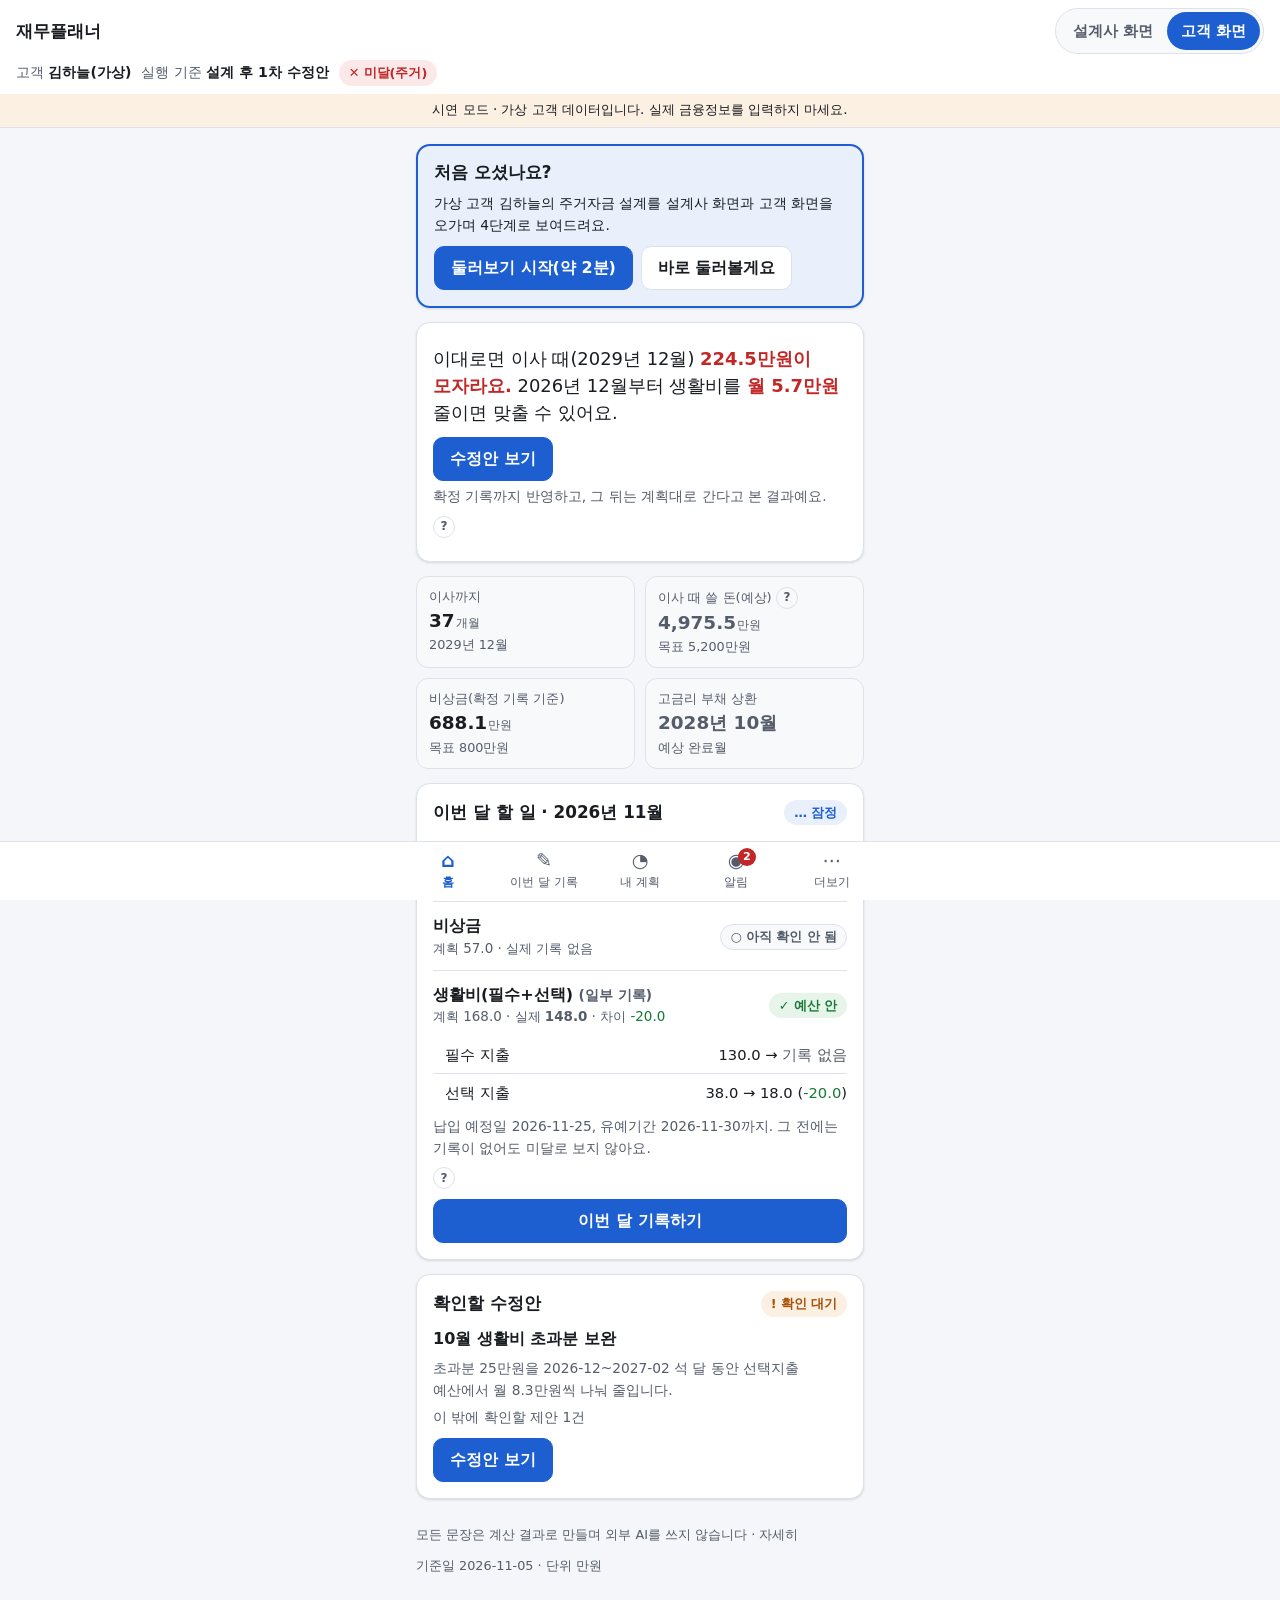
<file: index.html>
<!doctype html>
<html lang="ko">
<head>
  <meta charset="utf-8">
  <meta name="viewport" content="width=device-width, initial-scale=1, viewport-fit=cover">
  <title>재무플래너</title>
  <meta name="description" content="설계사가 주거자금 계획을 제시하고 고객이 선택한 뒤 매달 실행을 기록·점검하는 재무설계 앱(시연용, 가상 데이터)">
  <meta name="theme-color" content="#1d5fd1">
  <link rel="stylesheet" href="style.css">
  <link rel="icon" href="icons/icon-192.png" type="image/png">
  <link rel="apple-touch-icon" href="icons/apple-touch-icon.png">
  <script>
    // 웹 주소(http/https)로 열 때만 설치 정보를 붙인다. 파일로 열면(file://) 브라우저가 읽지 못해 오류만 남기 때문.
    if (/^https?:$/.test(location.protocol)) {
      var m = document.createElement('link'); m.rel = 'manifest'; m.href = 'manifest.webmanifest'; document.head.appendChild(m);
    }
  </script>
</head>
<body>
  <a class="sr-only" href="#main">본문으로 건너뛰기</a>
  <div id="app">
    <main class="customer-main" aria-busy="true">
      <div class="card"><div class="skeleton" style="width:60%"></div><div class="skeleton"></div><div class="skeleton" style="width:80%"></div></div>
      <div class="card"><div class="skeleton"></div><div class="skeleton" style="width:70%"></div></div>
      <noscript><p>이 앱은 자바스크립트가 필요합니다. 브라우저 설정에서 켜 주세요.</p></noscript>
    </main>
  </div>
  <div id="toast" class="toast-wrap" aria-live="polite"></div>

  <!-- 계산(순수 함수) — 순서 중요 -->
  <script src="src/dates.js"></script>
  <script src="src/format.js"></script>
  <script src="data/policies.js"></script>
  <script src="src/policy.js"></script>
  <script src="src/judge.js"></script>
  <script src="src/engine.js"></script>
  <script src="src/metrics.js"></script>
  <script src="src/validate.js"></script>
  <script src="src/scenarios.js"></script>
  <script src="src/solver.js"></script>
  <script src="src/risk.js"></script>
  <script src="data/demo.js"></script>
  <script src="src/store.js"></script>
  <script src="src/tracking.js"></script>
  <script src="src/alerts.js"></script>
  <script src="src/csv.js"></script>
  <script src="src/proposals.js"></script>
  <script src="tests/cases.js"></script>
  <!-- 화면 -->
  <script src="src/ui/components.js"></script>
  <script src="src/ui/chart.js"></script>
  <script src="src/ui/customer-home.js"></script>
  <script src="src/ui/customer-record.js"></script>
  <script src="src/ui/customer-plan.js"></script>
  <script src="src/ui/customer-alerts.js"></script>
  <script src="src/ui/customer-more.js"></script>
  <script src="src/ui/planner-shell.js"></script>
  <script src="src/ui/planner-diagnosis.js"></script>
  <script src="src/ui/planner-design.js"></script>
  <script src="src/ui/planner-review.js"></script>
  <script src="src/ui/tour.js"></script>
  <script src="src/ui/app.js"></script>
</body>
</html>
</file>
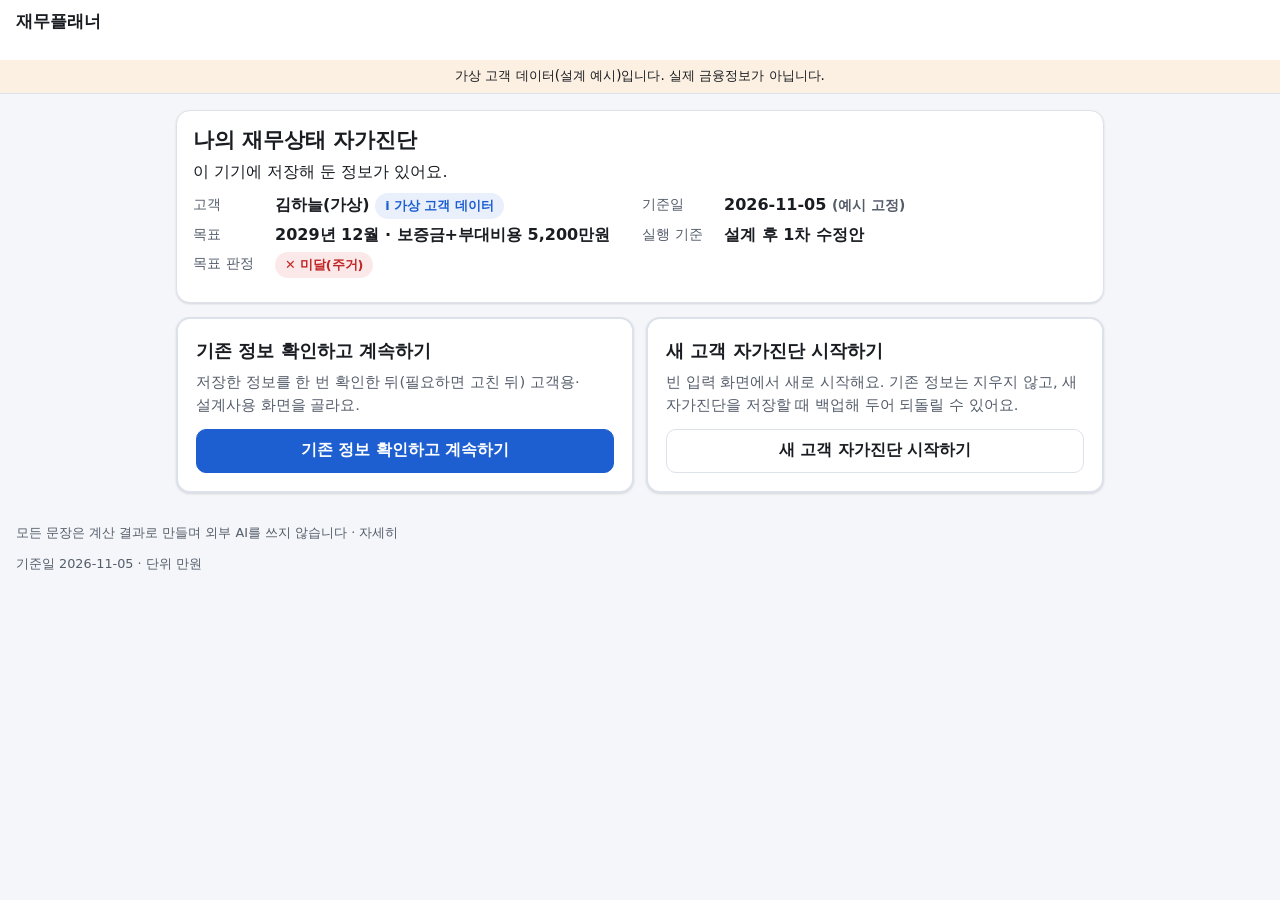
<file: Home-planner_v6/index.html>
<!doctype html>
<html lang="ko">
<head>
  <meta charset="utf-8">
  <meta name="viewport" content="width=device-width, initial-scale=1, viewport-fit=cover">
  <title>재무플래너</title>
  <meta name="description" content="설계사가 주거자금 계획을 제시하고 고객이 선택한 뒤 매달 실행을 기록·점검하는 재무설계 앱(시연용, 가상 데이터)">
  <meta name="theme-color" content="#1d5fd1">
  <link rel="stylesheet" href="style.css?v=5">
  <link rel="icon" href="icons/icon-192.png" type="image/png">
  <link rel="apple-touch-icon" href="icons/apple-touch-icon.png">
  <script>
    // 웹 주소(http/https)로 열 때만 설치 정보를 붙인다. 파일로 열면(file://) 브라우저가 읽지 못해 오류만 남기 때문.
    if (/^https?:$/.test(location.protocol)) {
      var m = document.createElement('link'); m.rel = 'manifest'; m.href = 'manifest.webmanifest'; document.head.appendChild(m);
    }
  </script>
</head>
<body>
  <a class="sr-only" href="#main">본문으로 건너뛰기</a>
  <div id="app">
    <main class="customer-main" aria-busy="true">
      <div class="card"><div class="skeleton" style="width:60%"></div><div class="skeleton"></div><div class="skeleton" style="width:80%"></div></div>
      <div class="card"><div class="skeleton"></div><div class="skeleton" style="width:70%"></div></div>
      <noscript><p>이 앱은 자바스크립트가 필요합니다. 브라우저 설정에서 켜 주세요.</p></noscript>
    </main>
  </div>
  <div id="toast" class="toast-wrap" aria-live="polite"></div>

  <!-- 계산(순수 함수) — 순서 중요 -->
  <script src="src/dates.js?v=5"></script>
  <script src="src/format.js?v=5"></script>
  <script src="data/policies.js?v=5"></script>
  <script src="data/products.js?v=5"></script>
  <script src="src/policy.js?v=5"></script>
  <script src="src/judge.js?v=5"></script>
  <script src="src/engine.js?v=5"></script>
  <script src="src/metrics.js?v=5"></script>
  <script src="src/validate.js?v=5"></script>
  <script src="src/scenarios.js?v=5"></script>
  <script src="src/solver.js?v=5"></script>
  <script src="src/risk.js?v=5"></script>
  <script src="data/demo.js?v=5"></script>
  <script src="src/intake.js?v=5"></script>
  <script src="src/store.js?v=5"></script>
  <script src="src/tracking.js?v=5"></script>
  <script src="src/alerts.js?v=5"></script>
  <script src="src/csv.js?v=5"></script>
  <script src="src/proposals.js?v=5"></script>
  <script src="src/models.js?v=5"></script>
  <script src="tests/cases.js?v=5"></script>
  <!-- 화면 -->
  <script src="src/ui/components.js?v=5"></script>
  <script src="src/ui/chart.js?v=5"></script>
  <script src="src/ui/customer-home.js?v=5"></script>
  <script src="src/ui/customer-record.js?v=5"></script>
  <script src="src/ui/customer-plan.js?v=5"></script>
  <script src="src/ui/customer-alerts.js?v=5"></script>
  <script src="src/ui/customer-more.js?v=5"></script>
  <script src="src/ui/planner-shell.js?v=5"></script>
  <script src="src/ui/planner-diagnosis.js?v=5"></script>
  <script src="src/ui/planner-design.js?v=5"></script>
  <script src="src/ui/planner-review.js?v=5"></script>
  <script src="src/ui/planner-case.js?v=5"></script>
  <script src="src/ui/tour.js?v=5"></script>
  <script src="src/ui/intake.js?v=5"></script>
  <script src="src/ui/app.js?v=5"></script>
</body>
</html>
</file>
<file: style.css>
/* 재무플래너 — 강조색 1개(파랑) + 상태색 3개(초록·주황·빨강). 상태는 색 + 아이콘 + 글자로 함께 표시. */
:root {
  --bg: #f4f6f9;
  --surface: #ffffff;
  --surface-2: #f8f9fb;
  --text: #191c21;
  --muted: #555d6b;
  --faint: #8a93a3;
  --border: #dde2ea;
  --accent: #1d5fd1;
  --accent-bg: #e9f0fc;
  --on-accent: #ffffff;
  --ok: #1a7a35;
  --ok-bg: #e7f4ea;
  --warn: #a8510a;
  --warn-bg: #fcf0e2;
  --bad: #c22727;
  --bad-bg: #fbe9e9;
  --info: #1d5fd1;
  --info-bg: #e9f0fc;
  --shadow: 0 1px 2px rgba(16, 24, 40, 0.06), 0 1px 3px rgba(16, 24, 40, 0.08);
  --radius: 14px;
  --chart-before: #8a93a3;
  --chart-plan: #1d5fd1;
  --chart-actual: #191c21;
  --chart-trend: #c76a12;
  --chart-target: #1a7a35;
  color-scheme: light;
}

@media (prefers-color-scheme: dark) {
  :root:not([data-theme="light"]) {
    --bg: #101317;
    --surface: #1a1e25;
    --surface-2: #20252d;
    --text: #e9ebef;
    --muted: #aab2bf;
    --faint: #7d8696;
    --border: #2d333d;
    --accent: #77a8ff;
    --accent-bg: #1b2a44;
    --on-accent: #0b1220;
    --ok: #5cc879;
    --ok-bg: #16301f;
    --warn: #f2a65a;
    --warn-bg: #3a2814;
    --bad: #ff7b7b;
    --bad-bg: #3d1a1a;
    --info: #77a8ff;
    --info-bg: #1b2a44;
    --shadow: none;
    --chart-before: #7d8696;
    --chart-plan: #77a8ff;
    --chart-actual: #e9ebef;
    --chart-trend: #f2a65a;
    --chart-target: #5cc879;
    color-scheme: dark;
  }
}
:root[data-theme="dark"] {
  --bg: #101317; --surface: #1a1e25; --surface-2: #20252d; --text: #e9ebef; --muted: #aab2bf; --faint: #7d8696;
  --border: #2d333d; --accent: #77a8ff; --accent-bg: #1b2a44; --on-accent: #0b1220;
  --ok: #5cc879; --ok-bg: #16301f; --warn: #f2a65a; --warn-bg: #3a2814; --bad: #ff7b7b; --bad-bg: #3d1a1a;
  --info: #77a8ff; --info-bg: #1b2a44; --shadow: none;
  --chart-before: #7d8696; --chart-plan: #77a8ff; --chart-actual: #e9ebef; --chart-trend: #f2a65a; --chart-target: #5cc879;
  color-scheme: dark;
}

* { box-sizing: border-box; }
html { -webkit-text-size-adjust: 100%; }
body {
  margin: 0;
  background: var(--bg);
  color: var(--text);
  font: 16px/1.55 -apple-system, BlinkMacSystemFont, "Apple SD Gothic Neo", "Malgun Gothic", "Noto Sans KR", system-ui, sans-serif;
  word-break: keep-all;
  overflow-wrap: anywhere;
}
h1, h2, h3 { line-height: 1.3; margin: 0; }
h2 { font-size: 1.05rem; }
h3 { font-size: 0.98rem; }
p { margin: 0.4em 0; }
small, .small { font-size: 0.86rem; }
.muted { color: var(--muted); }
.est { color: var(--muted); }          /* 예상 값 */
.fixed-val { font-weight: 700; }       /* 확정 값 */
.num { font-variant-numeric: tabular-nums; white-space: nowrap; }
.sr-only { position: absolute; width: 1px; height: 1px; overflow: hidden; clip: rect(0 0 0 0); white-space: nowrap; }
a { color: var(--accent); }
:focus-visible { outline: 3px solid var(--accent); outline-offset: 2px; border-radius: 6px; }

/* ---------- 상단 ---------- */
.topbar {
  position: sticky; top: 0; z-index: 20;
  background: var(--surface); border-bottom: 1px solid var(--border);
}
.topbar-inner { max-width: 1280px; margin: 0 auto; padding: 8px 16px; display: flex; flex-wrap: wrap; gap: 6px 12px; align-items: center; }
.brand { font-weight: 800; font-size: 1.05rem; margin-right: auto; }
.seg { display: inline-flex; background: var(--surface-2); border: 1px solid var(--border); border-radius: 999px; padding: 3px; }
.seg button {
  min-height: 38px; padding: 0 14px; border: 0; border-radius: 999px; background: transparent;
  color: var(--muted); font: inherit; font-size: 0.92rem; font-weight: 600; cursor: pointer;
}
.seg button[aria-pressed="true"] { background: var(--accent); color: var(--on-accent); }
.context-line { width: 100%; display: flex; flex-wrap: wrap; gap: 4px 10px; align-items: center; font-size: 0.88rem; color: var(--muted); }
.context-line strong { color: var(--text); }
.demo-note { background: var(--warn-bg); color: var(--text); font-size: 0.84rem; padding: 6px 16px; text-align: center; }
/* 고객 화면(모바일)은 하단 탭이 있으므로 상단을 고정하지 않아 본문 공간을 확보 */
.customer-view .topbar { position: static; }

/* ---------- 고객 화면 레이아웃 ---------- */
.customer-main { max-width: 480px; margin: 0 auto; padding: 16px 16px 104px; display: grid; gap: 14px; }
.tabbar {
  position: fixed; left: 0; right: 0; bottom: 0; z-index: 30;
  background: var(--surface); border-top: 1px solid var(--border);
  padding-bottom: env(safe-area-inset-bottom);
}
.tabbar-inner { max-width: 480px; margin: 0 auto; display: grid; grid-template-columns: repeat(5, 1fr); }
.tabbar button {
  min-height: 58px; border: 0; background: transparent; color: var(--muted); font: inherit; font-size: 0.78rem;
  display: flex; flex-direction: column; align-items: center; justify-content: center; gap: 2px; cursor: pointer; position: relative;
}
.tabbar button .ico { font-size: 1.2rem; line-height: 1; }
.tabbar button[aria-current="page"] { color: var(--accent); font-weight: 700; }
.tabbar .dot {
  position: absolute; top: 6px; right: calc(50% - 20px); min-width: 18px; height: 18px; padding: 0 5px;
  border-radius: 9px; background: var(--bad); color: #fff; font-size: 0.7rem; line-height: 18px; font-weight: 700;
}

/* ---------- 카드·숫자 ---------- */
.card { background: var(--surface); border: 1px solid var(--border); border-radius: var(--radius); padding: 16px; box-shadow: var(--shadow); }
.card > h2 { margin-bottom: 10px; display: flex; align-items: center; gap: 6px; }
.card-head { display: flex; justify-content: space-between; align-items: center; gap: 8px; margin-bottom: 10px; }
.conclusion { font-size: 1.12rem; line-height: 1.5; }
.conclusion strong { color: var(--bad); }
.conclusion.ok strong { color: var(--ok); }
.kpis { display: grid; grid-template-columns: repeat(2, minmax(0, 1fr)); gap: 10px; }
.kpi { background: var(--surface-2); border: 1px solid var(--border); border-radius: 12px; padding: 10px 12px; min-width: 0; }
.kpi .label { font-size: 0.82rem; color: var(--muted); }
.kpi .value { font-size: 1.15rem; font-weight: 700; }
.kpi .value small { font-size: 0.78rem; font-weight: 500; color: var(--muted); margin-left: 1px; }
.kpi .sub { font-size: 0.8rem; color: var(--muted); }

/* ---------- 배지 ---------- */
.badge {
  display: inline-flex; align-items: center; gap: 4px; padding: 2px 9px; border-radius: 999px;
  font-size: 0.8rem; font-weight: 700; white-space: nowrap; border: 1px solid transparent;
}
.b-ok { background: var(--ok-bg); color: var(--ok); }
.b-warn { background: var(--warn-bg); color: var(--warn); }
.b-bad { background: var(--bad-bg); color: var(--bad); }
.b-info { background: var(--info-bg); color: var(--info); }
.b-muted { background: var(--surface-2); color: var(--muted); border-color: var(--border); }
.up { color: var(--ok); }
.down { color: var(--bad); }

/* ---------- 목록 ---------- */
.rows { list-style: none; margin: 0; padding: 0; display: grid; gap: 2px; }
.rows > li { display: flex; align-items: center; justify-content: space-between; gap: 10px; padding: 10px 0; border-bottom: 1px solid var(--border); }
.rows > li:last-child { border-bottom: 0; }
.row-main { min-width: 0; }
.row-main .t { font-weight: 600; }
.row-main .s { font-size: 0.84rem; color: var(--muted); }
.row-side { text-align: right; flex-shrink: 0; }
.rows.sub > li { padding: 6px 0 6px 12px; font-size: 0.92rem; }

/* ---------- 버튼·입력 ---------- */
.btn {
  min-height: 44px; padding: 0 16px; border-radius: 10px; border: 1px solid var(--border);
  background: var(--surface); color: var(--text); font: inherit; font-weight: 600; cursor: pointer;
  display: inline-flex; align-items: center; justify-content: center; gap: 6px; text-decoration: none;
}
.btn:hover { border-color: var(--accent); }
.btn-primary { background: var(--accent); border-color: var(--accent); color: var(--on-accent); }
.btn-danger { color: var(--bad); border-color: var(--bad); }
.btn-block { width: 100%; }
.btn-sm { min-height: 36px; padding: 0 12px; font-size: 0.88rem; }
.btn[disabled] { opacity: 0.5; cursor: not-allowed; }
.btn-row { display: flex; flex-wrap: wrap; gap: 8px; margin-top: 10px; }
.link-btn { background: none; border: 0; color: var(--accent); font: inherit; font-weight: 600; cursor: pointer; padding: 0; min-height: 44px; }

.field { display: grid; gap: 4px; margin-bottom: 12px; }
.field label, .field .label { font-size: 0.9rem; font-weight: 600; }
.field .hint { font-size: 0.8rem; color: var(--muted); }
input[type="text"], input[type="number"], input[type="month"], input[type="time"], select, textarea {
  width: 100%; min-height: 44px; padding: 8px 12px; border: 1px solid var(--border); border-radius: 10px;
  background: var(--surface); color: var(--text); font: inherit;
}
input:focus, select:focus { border-color: var(--accent); outline: none; box-shadow: 0 0 0 3px var(--accent-bg); }
.grid-2 { display: grid; grid-template-columns: repeat(2, minmax(0, 1fr)); gap: 0 10px; }
.choice { display: flex; align-items: center; gap: 8px; min-height: 44px; cursor: pointer; }
.choice input { width: 20px; height: 20px; accent-color: var(--accent); }
fieldset { border: 0; padding: 0; margin: 0 0 12px; }
legend { font-weight: 600; font-size: 0.9rem; margin-bottom: 4px; padding: 0; }

/* ---------- 접기·도움말 ---------- */
details.fold { border-top: 1px solid var(--border); margin-top: 12px; padding-top: 4px; }
details.fold > summary { min-height: 44px; display: flex; align-items: center; cursor: pointer; font-weight: 600; color: var(--accent); list-style: none; }
details.fold > summary::-webkit-details-marker { display: none; }
details.fold > summary::before { content: "▸"; margin-right: 6px; transition: transform .15s; }
details.fold[open] > summary::before { transform: rotate(90deg); }
details.help { display: inline-block; position: relative; vertical-align: middle; }
details.help > summary {
  list-style: none; cursor: pointer; width: 22px; height: 22px; border-radius: 50%; border: 1px solid var(--border);
  display: inline-flex; align-items: center; justify-content: center; font-size: 0.75rem; font-weight: 700; color: var(--muted);
}
details.help > summary::-webkit-details-marker { display: none; }
details.help > div {
  position: absolute; z-index: 40; top: 28px; left: -100px; width: 240px; padding: 10px 12px; border-radius: 10px;
  background: var(--surface); border: 1px solid var(--border); box-shadow: 0 6px 20px rgba(0,0,0,.15);
  font-size: 0.85rem; font-weight: 400; color: var(--text);
}

/* ---------- 알림·상태 화면 ---------- */
.notice { border-radius: 12px; padding: 10px 12px; font-size: 0.9rem; display: flex; gap: 8px; align-items: flex-start; }
.notice.warn { background: var(--warn-bg); }
.notice.bad { background: var(--bad-bg); }
.notice.info { background: var(--info-bg); }
.notice.ok { background: var(--ok-bg); }
.empty { text-align: center; padding: 24px 8px; color: var(--muted); }
.skeleton { height: 18px; border-radius: 8px; background: linear-gradient(90deg, var(--surface-2), var(--border), var(--surface-2)); background-size: 200% 100%; animation: sk 1.2s infinite; margin: 10px 0; }
@keyframes sk { to { background-position: -200% 0; } }
.toast-wrap { position: fixed; left: 0; right: 0; bottom: 76px; display: flex; justify-content: center; pointer-events: none; z-index: 50; padding: 0 16px; }
.toast { background: var(--text); color: var(--bg); padding: 10px 16px; border-radius: 12px; font-size: 0.92rem; max-width: 440px; box-shadow: 0 6px 20px rgba(0,0,0,.2); }

/* ---------- 비교 ---------- */
.compare { display: grid; grid-template-columns: repeat(2, minmax(0, 1fr)); gap: 8px; }
.compare > div { background: var(--surface-2); border: 1px solid var(--border); border-radius: 12px; padding: 10px; }
.compare .label { font-size: 0.8rem; color: var(--muted); }
.option { border: 1px solid var(--border); border-radius: 12px; padding: 12px; margin-top: 10px; }
.option.chosen { border-color: var(--accent); box-shadow: 0 0 0 2px var(--accent-bg); }
.option-head { display: flex; justify-content: space-between; gap: 8px; align-items: center; }

/* ---------- 차트 ---------- */
.chart svg { width: 100%; height: auto; display: block; }
.chart .legend { display: flex; flex-wrap: wrap; gap: 4px 14px; font-size: 0.8rem; color: var(--muted); margin-top: 6px; }
.chart .legend span { display: inline-flex; align-items: center; gap: 5px; }
.chart .legend i { display: inline-block; width: 18px; height: 0; border-top: 2.5px solid currentColor; }
.chart .legend i.dash { border-top-style: dashed; }
.chart .events { list-style: none; padding: 0; margin: 8px 0 0; font-size: 0.8rem; color: var(--muted); display: grid; gap: 2px; }

/* ---------- 둘러보기·안내 ---------- */
.tour {
  position: fixed; z-index: 45; left: 12px; right: 12px; bottom: 72px; max-width: 456px; margin: 0 auto;
  background: var(--surface); border: 2px solid var(--accent); border-radius: var(--radius); padding: 14px 16px;
  box-shadow: 0 10px 30px rgba(0,0,0,.22);
}
.tour h2 { font-size: 1rem; margin: 2px 0 6px; }
.tour p { font-size: 0.92rem; margin: 0; }
.tour-step { font-size: 0.78rem; color: var(--accent); font-weight: 700; }
.planner-view .tour { bottom: 16px; }
@media (min-width: 961px) { .planner-view .tour { left: auto; right: 20px; bottom: 20px; width: 400px; margin: 0; } }
.tour-on .planner-main { padding-bottom: 260px; }
.tour-on .customer-main { padding-bottom: 280px; }
.welcome { border: 2px solid var(--accent); background: var(--accent-bg); }
.stale-note { max-width: 1280px; margin: 8px auto 0; padding: 8px 16px; display: flex; gap: 10px; align-items: center; justify-content: space-between; flex-wrap: wrap; background: var(--info-bg); border-radius: 10px; font-size: 0.9rem; }

/* ---------- 바닥글 ---------- */
.footer { max-width: 1280px; margin: 0 auto; padding: 8px 16px 16px; font-size: 0.8rem; color: var(--muted); }
.customer-view .footer { max-width: 480px; padding-bottom: 92px; margin-top: -92px; }
.footer details > summary { cursor: pointer; min-height: 32px; display: flex; align-items: center; }

/* ---------- 설계사 화면(PC 1280px 우선) ---------- */
.planner-wrap { max-width: 1280px; margin: 0 auto; padding: 16px; display: grid; grid-template-columns: 236px minmax(0, 1fr); gap: 16px; align-items: start; }
.planner-main { display: grid; grid-template-columns: minmax(0, 1fr); gap: 14px; min-width: 0; }
.progress { max-width: 1280px; margin: 0 auto; padding: 10px 16px 0; }
.progress ol { list-style: none; margin: 0; padding: 0; display: grid; grid-template-columns: repeat(6, 1fr); gap: 6px; }
.progress li button {
  width: 100%; min-height: 44px; border: 1px solid var(--border); background: var(--surface); color: var(--muted);
  border-radius: 10px; font: inherit; font-size: 0.9rem; font-weight: 600; cursor: pointer;
}
.progress li button[aria-current="step"] { background: var(--accent); border-color: var(--accent); color: var(--on-accent); }
.sidebar { position: sticky; top: 104px; background: var(--surface); border: 1px solid var(--border); border-radius: var(--radius); padding: 8px; max-height: calc(100vh - 120px); overflow: auto; }
.sidebar h3 { font-size: 0.78rem; color: var(--muted); margin: 10px 8px 4px; font-weight: 700; }
.sidebar button {
  display: block; width: 100%; text-align: left; min-height: 40px; padding: 6px 10px; border: 0; border-radius: 8px;
  background: transparent; color: var(--text); font: inherit; font-size: 0.92rem; cursor: pointer;
}
.sidebar button:hover { background: var(--surface-2); }
.sidebar button[aria-current="page"] { background: var(--accent-bg); color: var(--accent); font-weight: 700; }
.page-head { display: flex; justify-content: space-between; align-items: flex-end; gap: 12px; flex-wrap: wrap; }
.page-head h1 { font-size: 1.3rem; }
.kpis.k4 { grid-template-columns: repeat(4, minmax(0, 1fr)); }
.cols-2 { display: grid; grid-template-columns: repeat(2, minmax(0, 1fr)); gap: 14px; align-items: start; }
.subtabs { display: flex; flex-wrap: wrap; gap: 6px; }
.subtabs button { min-height: 40px; padding: 0 14px; border-radius: 999px; border: 1px solid var(--border); background: var(--surface); color: var(--muted); font: inherit; font-weight: 600; cursor: pointer; }
.subtabs button[aria-current="page"] { background: var(--accent-bg); color: var(--accent); border-color: var(--accent); }

.table-wrap { overflow: auto; max-height: 70vh; border: 1px solid var(--border); border-radius: 12px; }
table.data { border-collapse: separate; border-spacing: 0; width: 100%; font-size: 0.88rem; }
table.data th, table.data td { padding: 7px 10px; border-bottom: 1px solid var(--border); text-align: right; white-space: nowrap; }
table.data th:first-child, table.data td:first-child { text-align: left; }
table.data td.l, table.data th.l { text-align: left; white-space: normal; }
table.data thead th { position: sticky; top: 0; z-index: 2; background: var(--surface-2); font-weight: 700; color: var(--muted); }
table.data tbody tr:hover td { background: var(--surface-2); }
table.data tr.hl td { background: var(--accent-bg); }
.form-inline { display: flex; flex-wrap: wrap; gap: 10px; align-items: flex-end; }
.form-inline .field { margin-bottom: 0; min-width: 120px; }

@media (max-width: 960px) {
  .planner-wrap { grid-template-columns: 1fr; }
  .sidebar { position: static; max-height: none; display: flex; overflow-x: auto; gap: 4px; }
  .sidebar h3 { display: none; }
  .sidebar button { white-space: nowrap; width: auto; }
  .kpis.k4, .cols-2 { grid-template-columns: repeat(2, minmax(0, 1fr)); }
  .progress ol { grid-template-columns: repeat(3, 1fr); }
}

/* ---------- 인쇄용 리포트(A4 1쪽) ---------- */
.report { background: #fff; color: #111; max-width: 794px; margin: 0 auto; padding: 28px 32px; border: 1px solid var(--border); border-radius: 8px; font-size: 13px; line-height: 1.5; }
.report h1 { font-size: 18px; margin-bottom: 4px; }
.report h2 { font-size: 14px; margin: 14px 0 6px; border-bottom: 1px solid #ccc; padding-bottom: 3px; }
.report table { width: 100%; border-collapse: collapse; font-size: 12px; }
.report td, .report th { border: 1px solid #ccc; padding: 4px 6px; text-align: left; }
.report .badge { border: 1px solid currentColor; }
@media print {
  .planner-wrap { display: block; padding: 0; }
  .sidebar, .progress, .page-head .btn-row { display: none !important; }
  .report { border: 0; padding: 0; max-width: none; }
  @page { size: A4; margin: 14mm; }
}

@media print {
  .topbar, .tabbar, .toast-wrap, .demo-note, .footer, .no-print { display: none !important; }
  body { background: #fff; }
}
</file>
<file: Home-planner_v6/style.css>
/* 재무플래너 — 강조색 1개(파랑) + 상태색 3개(초록·주황·빨강). 상태는 색 + 아이콘 + 글자로 함께 표시. */
:root {
  --bg: #f4f6f9;
  --surface: #ffffff;
  --surface-2: #f8f9fb;
  --text: #191c21;
  --muted: #555d6b;
  --faint: #8a93a3;
  --border: #dde2ea;
  --accent: #1d5fd1;
  --accent-bg: #e9f0fc;
  --on-accent: #ffffff;
  --ok: #1a7a35;
  --ok-bg: #e7f4ea;
  --warn: #a8510a;
  --warn-bg: #fcf0e2;
  --bad: #c22727;
  --bad-bg: #fbe9e9;
  --info: #1d5fd1;
  --info-bg: #e9f0fc;
  --shadow: 0 1px 2px rgba(16, 24, 40, 0.06), 0 1px 3px rgba(16, 24, 40, 0.08);
  --radius: 14px;
  --chart-before: #8a93a3;
  --chart-plan: #1d5fd1;
  --chart-actual: #191c21;
  --chart-trend: #c76a12;
  --chart-target: #1a7a35;
  color-scheme: light;
}

@media (prefers-color-scheme: dark) {
  :root:not([data-theme="light"]) {
    --bg: #101317;
    --surface: #1a1e25;
    --surface-2: #20252d;
    --text: #e9ebef;
    --muted: #aab2bf;
    --faint: #7d8696;
    --border: #2d333d;
    --accent: #77a8ff;
    --accent-bg: #1b2a44;
    --on-accent: #0b1220;
    --ok: #5cc879;
    --ok-bg: #16301f;
    --warn: #f2a65a;
    --warn-bg: #3a2814;
    --bad: #ff7b7b;
    --bad-bg: #3d1a1a;
    --info: #77a8ff;
    --info-bg: #1b2a44;
    --shadow: none;
    --chart-before: #7d8696;
    --chart-plan: #77a8ff;
    --chart-actual: #e9ebef;
    --chart-trend: #f2a65a;
    --chart-target: #5cc879;
    color-scheme: dark;
  }
}
:root[data-theme="dark"] {
  --bg: #101317; --surface: #1a1e25; --surface-2: #20252d; --text: #e9ebef; --muted: #aab2bf; --faint: #7d8696;
  --border: #2d333d; --accent: #77a8ff; --accent-bg: #1b2a44; --on-accent: #0b1220;
  --ok: #5cc879; --ok-bg: #16301f; --warn: #f2a65a; --warn-bg: #3a2814; --bad: #ff7b7b; --bad-bg: #3d1a1a;
  --info: #77a8ff; --info-bg: #1b2a44; --shadow: none;
  --chart-before: #7d8696; --chart-plan: #77a8ff; --chart-actual: #e9ebef; --chart-trend: #f2a65a; --chart-target: #5cc879;
  color-scheme: dark;
}

* { box-sizing: border-box; }
html { -webkit-text-size-adjust: 100%; }
body {
  margin: 0;
  background: var(--bg);
  color: var(--text);
  font: 16px/1.55 -apple-system, BlinkMacSystemFont, "Apple SD Gothic Neo", "Malgun Gothic", "Noto Sans KR", system-ui, sans-serif;
  word-break: keep-all;
  overflow-wrap: anywhere;
}
h1, h2, h3 { line-height: 1.3; margin: 0; }
h2 { font-size: 1.05rem; }
h3 { font-size: 0.98rem; }
p { margin: 0.4em 0; }
small, .small { font-size: 0.86rem; }
.muted { color: var(--muted); }
.est { color: var(--muted); }          /* 예상 값 */
.fixed-val { font-weight: 700; }       /* 확정 값 */
.num { font-variant-numeric: tabular-nums; white-space: nowrap; }
.sr-only { position: absolute; width: 1px; height: 1px; overflow: hidden; clip: rect(0 0 0 0); white-space: nowrap; }
a { color: var(--accent); }
:focus-visible { outline: 3px solid var(--accent); outline-offset: 2px; border-radius: 6px; }

/* ---------- 상단 ---------- */
.topbar {
  position: sticky; top: 0; z-index: 20;
  background: var(--surface); border-bottom: 1px solid var(--border);
}
.topbar-inner { max-width: 1280px; margin: 0 auto; padding: 8px 16px; display: flex; flex-wrap: wrap; gap: 6px 12px; align-items: center; }
.brand { font-weight: 800; font-size: 1.05rem; margin-right: auto; }
.seg { display: inline-flex; background: var(--surface-2); border: 1px solid var(--border); border-radius: 999px; padding: 3px; }
.seg button {
  min-height: 38px; padding: 0 14px; border: 0; border-radius: 999px; background: transparent;
  color: var(--muted); font: inherit; font-size: 0.92rem; font-weight: 600; cursor: pointer;
}
.seg button[aria-pressed="true"] { background: var(--accent); color: var(--on-accent); }
.context-line { width: 100%; display: flex; flex-wrap: wrap; gap: 4px 10px; align-items: center; font-size: 0.88rem; color: var(--muted); }
.context-line strong { color: var(--text); }
.demo-note { background: var(--warn-bg); color: var(--text); font-size: 0.84rem; padding: 6px 16px; text-align: center; }
/* 고객 화면(모바일)은 하단 탭이 있으므로 상단을 고정하지 않아 본문 공간을 확보 */
.customer-view .topbar { position: static; }

/* ---------- 고객 화면 레이아웃 ---------- */
.customer-main { max-width: 480px; margin: 0 auto; padding: 16px 16px 104px; display: grid; gap: 14px; }
.tabbar {
  position: fixed; left: 0; right: 0; bottom: 0; z-index: 30;
  background: var(--surface); border-top: 1px solid var(--border);
  padding-bottom: env(safe-area-inset-bottom);
}
.tabbar-inner { max-width: 480px; margin: 0 auto; display: grid; grid-template-columns: repeat(5, 1fr); }
.tabbar button {
  min-height: 58px; border: 0; background: transparent; color: var(--muted); font: inherit; font-size: 0.78rem;
  display: flex; flex-direction: column; align-items: center; justify-content: center; gap: 2px; cursor: pointer; position: relative;
}
.tabbar button .ico { font-size: 1.2rem; line-height: 1; }
.tabbar button[aria-current="page"] { color: var(--accent); font-weight: 700; }
.tabbar .dot {
  position: absolute; top: 6px; right: calc(50% - 20px); min-width: 18px; height: 18px; padding: 0 5px;
  border-radius: 9px; background: var(--bad); color: #fff; font-size: 0.7rem; line-height: 18px; font-weight: 700;
}

/* ---------- 카드·숫자 ---------- */
.card { background: var(--surface); border: 1px solid var(--border); border-radius: var(--radius); padding: 16px; box-shadow: var(--shadow); }
.card > h2 { margin-bottom: 10px; display: flex; align-items: center; gap: 6px; }
.card-head { display: flex; justify-content: space-between; align-items: center; gap: 8px; margin-bottom: 10px; }
.conclusion { font-size: 1.12rem; line-height: 1.5; }
.conclusion strong { color: var(--bad); }
.conclusion.ok strong { color: var(--ok); }
.kpis { display: grid; grid-template-columns: repeat(2, minmax(0, 1fr)); gap: 10px; }
.kpi { background: var(--surface-2); border: 1px solid var(--border); border-radius: 12px; padding: 10px 12px; min-width: 0; }
.kpi .label { font-size: 0.82rem; color: var(--muted); }
.kpi .value { font-size: 1.15rem; font-weight: 700; }
.kpi .value small { font-size: 0.78rem; font-weight: 500; color: var(--muted); margin-left: 1px; }
.kpi .sub { font-size: 0.8rem; color: var(--muted); }

/* ---------- 배지 ---------- */
.badge {
  display: inline-flex; align-items: center; gap: 4px; padding: 2px 9px; border-radius: 999px;
  font-size: 0.8rem; font-weight: 700; white-space: nowrap; border: 1px solid transparent;
}
.b-ok { background: var(--ok-bg); color: var(--ok); }
.b-warn { background: var(--warn-bg); color: var(--warn); }
.b-bad { background: var(--bad-bg); color: var(--bad); }
.b-info { background: var(--info-bg); color: var(--info); }
.b-muted { background: var(--surface-2); color: var(--muted); border-color: var(--border); }
.up { color: var(--ok); }
.down { color: var(--bad); }

/* ---------- 목록 ---------- */
.rows { list-style: none; margin: 0; padding: 0; display: grid; gap: 2px; }
.rows > li { display: flex; align-items: center; justify-content: space-between; gap: 10px; padding: 10px 0; border-bottom: 1px solid var(--border); }
.rows > li:last-child { border-bottom: 0; }
.row-main { min-width: 0; }
.row-main .t { font-weight: 600; }
.row-main .s { font-size: 0.84rem; color: var(--muted); }
.row-side { text-align: right; flex-shrink: 0; }
.rows.sub > li { padding: 6px 0 6px 12px; font-size: 0.92rem; }

/* ---------- 버튼·입력 ---------- */
.btn {
  min-height: 44px; padding: 0 16px; border-radius: 10px; border: 1px solid var(--border);
  background: var(--surface); color: var(--text); font: inherit; font-weight: 600; cursor: pointer;
  display: inline-flex; align-items: center; justify-content: center; gap: 6px; text-decoration: none;
}
.btn:hover { border-color: var(--accent); }
.btn-primary { background: var(--accent); border-color: var(--accent); color: var(--on-accent); }
.btn-danger { color: var(--bad); border-color: var(--bad); }
.btn-block { width: 100%; }
.btn-sm { min-height: 36px; padding: 0 12px; font-size: 0.88rem; }
.btn[disabled] { opacity: 0.5; cursor: not-allowed; }
.btn-row { display: flex; flex-wrap: wrap; gap: 8px; margin-top: 10px; }
.link-btn { background: none; border: 0; color: var(--accent); font: inherit; font-weight: 600; cursor: pointer; padding: 0; min-height: 44px; }

.field { display: grid; gap: 4px; margin-bottom: 12px; align-content: start; }
.field label, .field .label { font-size: 0.9rem; font-weight: 600; }
.field .hint { font-size: 0.8rem; color: var(--muted); }
input[type="text"], input[type="number"], input[type="month"], input[type="time"], select, textarea {
  width: 100%; min-height: 44px; padding: 8px 12px; border: 1px solid var(--border); border-radius: 10px;
  background: var(--surface); color: var(--text); font: inherit;
}
input:focus, select:focus { border-color: var(--accent); outline: none; box-shadow: 0 0 0 3px var(--accent-bg); }
.grid-2 { display: grid; grid-template-columns: repeat(2, minmax(0, 1fr)); gap: 0 10px; }
.choice { display: flex; align-items: center; gap: 8px; min-height: 44px; cursor: pointer; }
.choice input { width: 20px; height: 20px; accent-color: var(--accent); }
fieldset { border: 0; padding: 0; margin: 0 0 12px; }
legend { font-weight: 600; font-size: 0.9rem; margin-bottom: 4px; padding: 0; }

/* ---------- 접기·도움말 ---------- */
details.fold { border-top: 1px solid var(--border); margin-top: 12px; padding-top: 4px; }
details.fold > summary { min-height: 44px; display: flex; align-items: center; cursor: pointer; font-weight: 600; color: var(--accent); list-style: none; }
details.fold > summary::-webkit-details-marker { display: none; }
details.fold > summary::before { content: "▸"; margin-right: 6px; transition: transform .15s; }
details.fold[open] > summary::before { transform: rotate(90deg); }
details.help { display: inline-block; position: relative; vertical-align: middle; }
details.help > summary {
  list-style: none; cursor: pointer; width: 22px; height: 22px; border-radius: 50%; border: 1px solid var(--border);
  display: inline-flex; align-items: center; justify-content: center; font-size: 0.75rem; font-weight: 700; color: var(--muted);
}
details.help > summary::-webkit-details-marker { display: none; }
details.help > div {
  position: absolute; z-index: 40; top: 28px; left: -100px; width: 240px; padding: 10px 12px; border-radius: 10px;
  background: var(--surface); border: 1px solid var(--border); box-shadow: 0 6px 20px rgba(0,0,0,.15);
  font-size: 0.85rem; font-weight: 400; color: var(--text);
}

/* ---------- 알림·상태 화면 ---------- */
.notice { border-radius: 12px; padding: 10px 12px; font-size: 0.9rem; display: flex; gap: 8px; align-items: flex-start; }
.notice.warn { background: var(--warn-bg); }
.notice.bad { background: var(--bad-bg); }
.notice.info { background: var(--info-bg); }
.notice.ok { background: var(--ok-bg); }
.empty { text-align: center; padding: 24px 8px; color: var(--muted); }
.skeleton { height: 18px; border-radius: 8px; background: linear-gradient(90deg, var(--surface-2), var(--border), var(--surface-2)); background-size: 200% 100%; animation: sk 1.2s infinite; margin: 10px 0; }
@keyframes sk { to { background-position: -200% 0; } }
.toast-wrap { position: fixed; left: 0; right: 0; bottom: 76px; display: flex; justify-content: center; pointer-events: none; z-index: 50; padding: 0 16px; }
.toast { background: var(--text); color: var(--bg); padding: 10px 16px; border-radius: 12px; font-size: 0.92rem; max-width: 440px; box-shadow: 0 6px 20px rgba(0,0,0,.2); }

/* ---------- 비교 ---------- */
.compare { display: grid; grid-template-columns: repeat(2, minmax(0, 1fr)); gap: 8px; }
.compare > div { background: var(--surface-2); border: 1px solid var(--border); border-radius: 12px; padding: 10px; }
.compare .label { font-size: 0.8rem; color: var(--muted); }
.option { border: 1px solid var(--border); border-radius: 12px; padding: 12px; margin-top: 10px; }
.option.chosen { border-color: var(--accent); box-shadow: 0 0 0 2px var(--accent-bg); }
.option-head { display: flex; justify-content: space-between; gap: 8px; align-items: center; }

/* ---------- 그래프(src/ui/chart.js) ---------- */
.chart2 { margin: 0; position: relative; min-width: 0; }
.chart2:focus-visible { outline: 3px solid var(--accent); outline-offset: 4px; }
.chart-unit { font-size: 0.8rem; color: var(--muted); margin-bottom: 4px; }
.chart-plot { width: 100%; min-height: 230px; position: relative; touch-action: pan-y; }
.chart-plot svg { display: block; overflow: visible; }
.chart-empty { min-height: 120px; display: flex; align-items: center; justify-content: center; color: var(--muted); background: var(--surface-2); border-radius: 10px; font-size: 0.9rem; }
.chart-tip {
  position: absolute; top: 22px; z-index: 5; min-width: 150px; max-width: 260px; pointer-events: none;
  background: var(--surface); border: 1px solid var(--border); border-radius: 10px; padding: 8px 10px;
  box-shadow: 0 6px 18px rgba(0,0,0,.16); font-size: 0.84rem; line-height: 1.45;
}
.chart-tip[hidden] { display: none; }
.chart-tip .tip-h { font-weight: 700; margin-bottom: 2px; }
.chart-tip svg { vertical-align: middle; margin-right: 4px; }
.chart2 figcaption { margin-top: 6px; }
.chart-legend { display: flex; flex-wrap: wrap; gap: 4px 14px; font-size: 0.84rem; color: var(--text); }
.chart-legend span { display: inline-flex; align-items: center; gap: 6px; }
.chart-summary { margin-top: 6px; font-size: 0.92rem; }
.chart-summary p { margin: 2px 0; }
.chart-list { list-style: none; padding: 0; margin: 0; display: grid; gap: 2px; }
.chart-list li { display: flex; justify-content: space-between; gap: 8px; flex-wrap: wrap; border-bottom: 1px dashed var(--border); padding: 3px 0; }
.chart-head { display: flex; justify-content: space-between; align-items: center; gap: 8px; flex-wrap: wrap; margin-bottom: 6px; }
.ba-cards { margin-top: 10px; }

/* ---------- 둘러보기·안내 ---------- */
.tour {
  position: fixed; z-index: 45; left: 12px; right: 12px; bottom: 72px; max-width: 456px; margin: 0 auto;
  background: var(--surface); border: 2px solid var(--accent); border-radius: var(--radius); padding: 14px 16px;
  box-shadow: 0 10px 30px rgba(0,0,0,.22);
}
.tour h2 { font-size: 1rem; margin: 2px 0 6px; }
.tour p { font-size: 0.92rem; margin: 0; }
.tour-step { font-size: 0.78rem; color: var(--accent); font-weight: 700; }
.planner-view .tour { bottom: 16px; }
@media (min-width: 961px) { .planner-view .tour { left: auto; right: 20px; bottom: 20px; width: 400px; margin: 0; } }
.tour-on .planner-main { padding-bottom: 260px; }
.tour-on .customer-main { padding-bottom: 280px; }
.welcome { border: 2px solid var(--accent); background: var(--accent-bg); }
.stale-note { max-width: 1280px; margin: 8px auto 0; padding: 8px 16px; display: flex; gap: 10px; align-items: center; justify-content: space-between; flex-wrap: wrap; background: var(--info-bg); border-radius: 10px; font-size: 0.9rem; }

/* ---------- 바닥글 ---------- */
.footer { max-width: 1280px; margin: 0 auto; padding: 8px 16px 16px; font-size: 0.8rem; color: var(--muted); }
.customer-view .footer { max-width: 480px; padding-bottom: 92px; margin-top: -92px; }
.footer details > summary { cursor: pointer; min-height: 32px; display: flex; align-items: center; }

/* ---------- 설계사 화면(PC 1280px 우선) ---------- */
.planner-wrap { max-width: 1280px; margin: 0 auto; padding: 16px; display: grid; grid-template-columns: 236px minmax(0, 1fr); gap: 16px; align-items: start; }
.planner-main { display: grid; grid-template-columns: minmax(0, 1fr); gap: 14px; min-width: 0; }
.progress { max-width: 1280px; margin: 0 auto; padding: 10px 16px 0; }
.progress ol { list-style: none; margin: 0; padding: 0; display: grid; grid-template-columns: repeat(6, 1fr); gap: 6px; }
.progress li button {
  width: 100%; min-height: 44px; border: 1px solid var(--border); background: var(--surface); color: var(--muted);
  border-radius: 10px; font: inherit; font-size: 0.9rem; font-weight: 600; cursor: pointer;
}
.progress li button[aria-current="step"] { background: var(--accent); border-color: var(--accent); color: var(--on-accent); }
.sidebar { position: sticky; top: 104px; background: var(--surface); border: 1px solid var(--border); border-radius: var(--radius); padding: 8px; max-height: calc(100vh - 120px); overflow: auto; }
.sidebar h3 { font-size: 0.78rem; color: var(--muted); margin: 10px 8px 4px; font-weight: 700; }
.sidebar button {
  display: block; width: 100%; text-align: left; min-height: 40px; padding: 6px 10px; border: 0; border-radius: 8px;
  background: transparent; color: var(--text); font: inherit; font-size: 0.92rem; cursor: pointer;
}
.sidebar button:hover { background: var(--surface-2); }
.sidebar button[aria-current="page"] { background: var(--accent-bg); color: var(--accent); font-weight: 700; }
.page-head { display: flex; justify-content: space-between; align-items: flex-end; gap: 12px; flex-wrap: wrap; }
.page-head h1 { font-size: 1.3rem; }
.kpis.k4 { grid-template-columns: repeat(4, minmax(0, 1fr)); }
.cols-2 { display: grid; grid-template-columns: repeat(2, minmax(0, 1fr)); gap: 14px; align-items: start; }
.subtabs { display: flex; flex-wrap: wrap; gap: 6px; }
.subtabs button { min-height: 40px; padding: 0 14px; border-radius: 999px; border: 1px solid var(--border); background: var(--surface); color: var(--muted); font: inherit; font-weight: 600; cursor: pointer; }
.subtabs button[aria-current="page"] { background: var(--accent-bg); color: var(--accent); border-color: var(--accent); }

.table-wrap { overflow: auto; max-height: 70vh; border: 1px solid var(--border); border-radius: 12px; }
table.data { border-collapse: separate; border-spacing: 0; width: 100%; font-size: 0.88rem; }
table.data th, table.data td { padding: 7px 10px; border-bottom: 1px solid var(--border); text-align: right; white-space: nowrap; }
table.data th:first-child, table.data td:first-child { text-align: left; }
/* 맨 앞 열(항목 이름): 한 글자씩 끊기지 않게 최소 너비를 두고 단어 단위로만 줄바꿈 */
table.data th, table.data td { overflow-wrap: normal; word-break: keep-all; }
/* 표 칸의 width는 모든 브라우저(사파리 포함)에서 '이보다 좁아지지 않음'으로 동작한다 */
table.data th:first-child, table.data td:first-child { width: 8.5em; min-width: 8.5em; white-space: normal; line-height: 1.45; }
table.data td.l, table.data th.l { text-align: left; white-space: normal; }
table.data thead th { position: sticky; top: 0; z-index: 2; background: var(--surface-2); font-weight: 700; color: var(--muted); }
table.data tbody tr:hover td { background: var(--surface-2); }
table.data tr.hl td { background: var(--accent-bg); }
.form-inline { display: flex; flex-wrap: wrap; gap: 10px; align-items: flex-end; }
.form-inline .field { margin-bottom: 0; min-width: 120px; }

@media (max-width: 960px) {
  .planner-wrap { grid-template-columns: 1fr; }
  .sidebar { position: static; max-height: none; display: flex; flex-wrap: wrap; gap: 4px; }
  .sidebar h3 { display: none; }
  .sidebar button { white-space: nowrap; width: auto; }
  .kpis.k4, .cols-2 { grid-template-columns: repeat(2, minmax(0, 1fr)); }
  .progress ol { grid-template-columns: repeat(3, 1fr); }
}

/* ---------- 인쇄용 리포트(A4 1쪽) ---------- */
.report { background: #fff; color: #111; max-width: 794px; margin: 0 auto; padding: 28px 32px; border: 1px solid var(--border); border-radius: 8px; font-size: 13px; line-height: 1.5; }
.report h1 { font-size: 18px; margin-bottom: 4px; }
.report h2 { font-size: 14px; margin: 14px 0 6px; border-bottom: 1px solid #ccc; padding-bottom: 3px; }
.report table { width: 100%; border-collapse: collapse; font-size: 12px; }
.report td, .report th { border: 1px solid #ccc; padding: 4px 6px; text-align: left; }
.report .badge { border: 1px solid currentColor; }
@media print {
  .planner-wrap { display: block; padding: 0; }
  .sidebar, .progress, .page-head .btn-row { display: none !important; }
  .report { border: 0; padding: 0; max-width: none; }
  @page { size: A4; margin: 14mm; }
}

@media print {
  .topbar, .tabbar, .toast-wrap, .demo-note, .footer, .no-print { display: none !important; }
  body { background: #fff; }
}

/* ---------- 첫 화면: 고객정보 입력 · 화면 선택 ---------- */
.brand { background: none; border: 0; color: var(--text); font: inherit; font-weight: 800; font-size: 1.05rem; cursor: pointer; padding: 0; min-height: 44px; text-align: left; }
.intake-main, .choose-main { max-width: 960px; margin: 0 auto; padding: 16px; display: grid; gap: 14px; }
.intake-intro h1, .choose-main h1 { font-size: 1.3rem; margin-bottom: 6px; }
.legend-list { padding-left: 18px; margin: 6px 0; }
.req, .opt { display: inline-block; font-size: 0.72rem; font-weight: 700; border-radius: 6px; padding: 0 6px; line-height: 1.6; vertical-align: 1px; }
.req { background: var(--bad-bg); color: var(--bad); }
.opt { background: var(--surface-2); color: var(--muted); border: 1px solid var(--border); }
.unit-l { font-weight: 400; color: var(--muted); font-size: 0.82rem; }
.intake-grid { display: grid; gap: 14px; }
.fgrid { display: grid; grid-template-columns: minmax(0, 1fr); gap: 0 14px; }
.input-unit { display: flex; align-items: stretch; }
.input-unit input, .input-unit select { border-top-right-radius: 0; border-bottom-right-radius: 0; min-width: 0; }
.input-unit .unit { display: flex; align-items: center; padding: 0 10px; border: 1px solid var(--border); border-left: 0; border-radius: 0 10px 10px 0; background: var(--surface-2); color: var(--muted); font-size: 0.85rem; white-space: nowrap; }
input[type="date"] { width: 100%; min-height: 44px; padding: 8px 12px; border: 1px solid var(--border); border-radius: 10px; background: var(--surface); color: var(--text); font: inherit; }
.field .err, .lv-row .err { color: var(--bad); font-size: 0.84rem; font-weight: 600; margin: 0; }
.has-error input, .has-error select { border-color: var(--bad); box-shadow: 0 0 0 2px var(--bad-bg); }
fieldset.sub { border-top: 1px solid var(--border); padding-top: 10px; margin-top: 4px; }
fieldset.living { border-top: 1px solid var(--border); padding-top: 10px; margin-top: 4px; }
.lv-row { display: grid; grid-template-columns: minmax(0, 1fr) minmax(0, 1.3fr) auto; gap: 6px 10px; align-items: center; padding: 4px 0; }
.lv-row .err { grid-column: 1 / -1; }
.lv-name { font-size: 0.92rem; font-weight: 600; }
.lv-ess { display: inline-flex; align-items: center; gap: 4px; font-size: 0.86rem; min-height: 44px; cursor: pointer; }
.lv-ess input { width: 20px; height: 20px; accent-color: var(--accent); }
.lv-total { text-align: right; font-size: 0.95rem; margin-top: 6px; }
.intake-submit { padding: 8px 0 24px; }
.intake-submit-note { margin: 0 0 -4px; }
.choose-grid { display: grid; grid-template-columns: minmax(0, 1fr); gap: 12px; }
.choose-card {
  display: grid; gap: 6px; text-align: left; padding: 18px; border-radius: var(--radius); border: 2px solid var(--border);
  background: var(--surface); color: var(--text); font: inherit; cursor: pointer; box-shadow: var(--shadow); min-height: 44px;
}
.choose-card { cursor: default; align-content: start; }
.choose-card .btn { margin-top: 6px; }
.cc-tag { font-size: 0.78rem; font-weight: 700; color: var(--accent); letter-spacing: .02em; }
.topbar-actions { display: flex; gap: 6px; flex-wrap: wrap; }
.hint .ex { color: var(--muted); }
.intake-sec .notice.small { font-size: 0.86rem; }
.cc-h { font-size: 1.15rem; font-weight: 800; }
.cc-d { color: var(--muted); font-size: 0.92rem; }
.cc-go { color: var(--accent); font-weight: 700; }
dl.facts { display: grid; grid-template-columns: minmax(0, 1fr); gap: 4px; margin: 8px 0; }
dl.facts > div { display: flex; gap: 10px; flex-wrap: wrap; }
dl.facts dt { color: var(--muted); min-width: 72px; font-size: 0.9rem; }
dl.facts dd { margin: 0; font-weight: 600; }
.review-wrap { max-width: 1280px; margin: 8px auto 0; padding: 0 16px; }
.customer-view .review-wrap { max-width: 480px; }
.review-note ul { margin: 4px 0 6px; padding-left: 18px; }
ul.kv { list-style: none; padding: 0; margin: 4px 0 12px; }
ul.kv li { display: flex; justify-content: space-between; gap: 8px; flex-wrap: wrap; padding: 5px 0; border-bottom: 1px solid var(--border); font-size: 0.92rem; }
ul.kv.sub li { font-size: 0.86rem; padding: 3px 0 3px 10px; }
.card h3 { margin-top: 10px; }
.import-confirm { border: 2px solid var(--accent); }
.topbar .edit-info { white-space: nowrap; }
@media (min-width: 720px) {
  .fgrid { grid-template-columns: repeat(2, minmax(0, 1fr)); }
  .choose-grid { grid-template-columns: repeat(2, minmax(0, 1fr)); }
  dl.facts { grid-template-columns: repeat(2, minmax(0, 1fr)); }
}
@media (max-width: 420px) {
  .lv-row { grid-template-columns: minmax(0, 1fr) auto; }
  .lv-row .input-unit { grid-column: 1 / 2; grid-row: 2; }
  .lv-row .lv-ess { grid-column: 2; grid-row: 2; }
  .kpis.k4 { grid-template-columns: repeat(2, minmax(0, 1fr)); }
}
@media (max-width: 600px) {
  .cols-2 { grid-template-columns: minmax(0, 1fr); }
}
.chart-conclusion { font-size: 1.05rem; margin: 0 0 6px; }

/* 모바일 고객 화면: 위쪽 영역을 줄여 첫 화면에 내용이 더 보이게 */
.lbl-short { display: none; }
@media (max-width: 600px) {
  .customer-view .lbl-long { position: absolute; width: 1px; height: 1px; overflow: hidden; clip: rect(0 0 0 0); }
  .customer-view .lbl-short { display: inline; }
  .customer-view .topbar-inner { padding: 6px 12px; gap: 4px 8px; }
  .customer-view .topbar .brand { font-size: 1rem; }
  .customer-view .topbar-actions { margin-left: auto; }
  .customer-view .ctx-plan { display: none; }
  .customer-view .demo-note { padding: 3px 12px; font-size: 0.75rem; }
}
</file>
